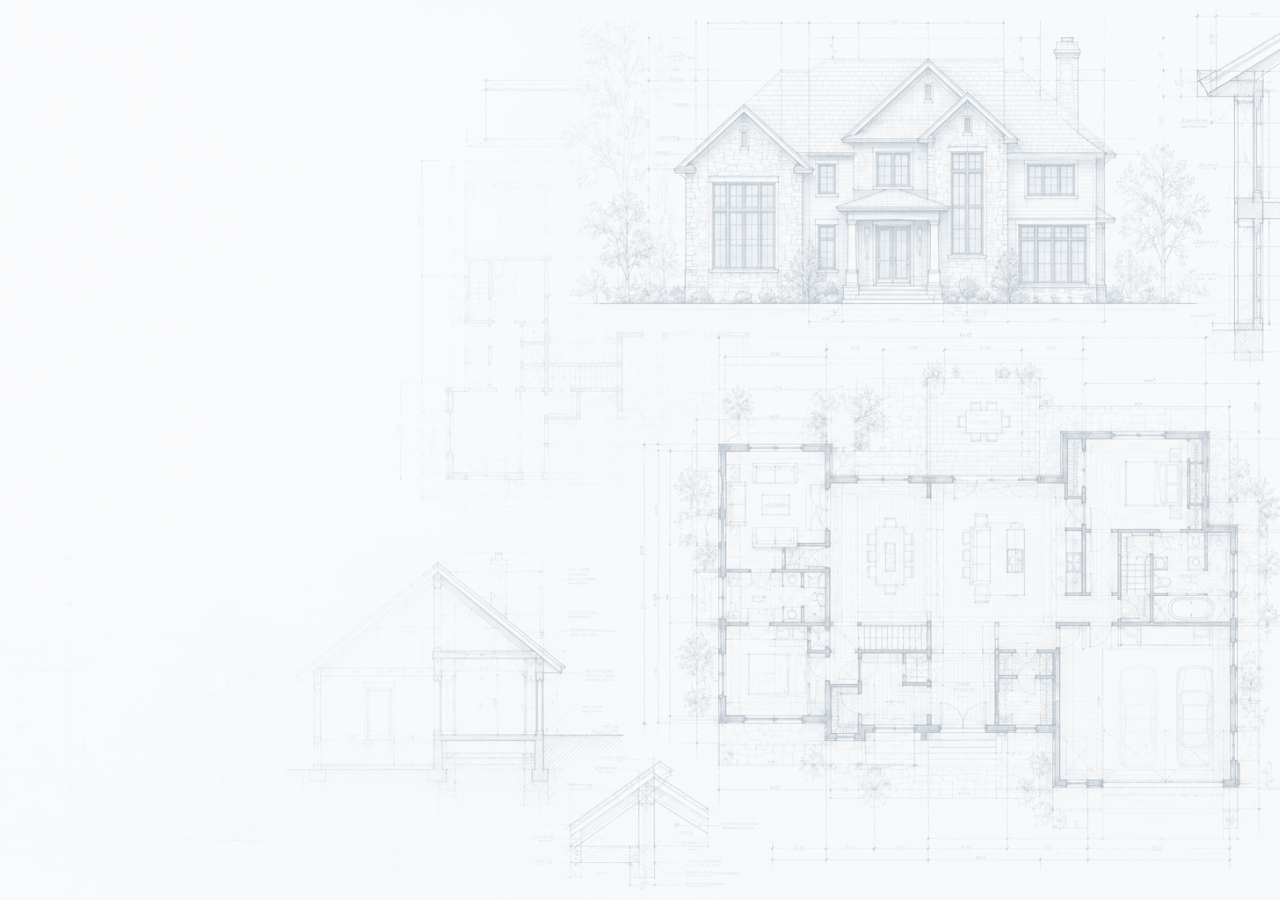
<file: index.html>
<!doctype html>
<html lang="en">
	<head>
		<meta charset="utf-8">
			<meta name="viewport"
			      content="width=device-width,initial-scale=1">
				<title>Plan Set Design</title>
				<meta name="description"
				      content="Residential permit coordination, blueprint analysis, quantity takeoffs, rendering, BIM modeling, and independent client advocacy in the San Francisco Bay Area.">
					<link rel="icon"
					      type="image/svg+xml"
					      href="data:image/svg+xml,%3Csvg xmlns=%27http://www.w3.org/2000/svg%27 viewBox=%270 0 32 32%27%3E%3Crect width=%2732%27 height=%2732%27 fill=%27%23617f96%27/%3E%3Ctext x=%279%27 y=%2724%27 font-family=%27Arial%27 font-size=%2724%27 fill=%27white%27%3EP%3C/text%3E%3C/svg%3E">
						<link rel="stylesheet"
						      href="styles.css">
							<script src="/script.js"
							        defer><
							        script><
							        head><body><header><div
							        class="header-inner">
								<a class="brand"
								   href="/"
								   aria-label="Plan Set Design home">
									<span class="brand-mark">P</span>
									<span>PLAN SET DESIGN<small>PLANNING WITH PURPOSE</small>
									</span>
								</a>
								<button class="menu-button"
								        aria-expanded="false"
								        aria-controls="navigation">Menu</button>
								<nav id="navigation">
									<a href="./"
									   class="active"
									   aria-current="page">Home</a>
									<a href="services/"
									   class="">Services</a>
									<a href="process/"
									   class="">Process</a>
									<a href="portfolio/"
									   class="">Portfolio</a>
									<a href="about/"
									   class="">About Us</a>
									<a href="contact/"
									   class="">Contact Us</a>
								</nav>
								<a class="btn header-cta"
								   href="contact/">Request Consultation</a>
							</div>
						</header>
						<main>
							<section class="hero">
								<div class="container">
									<div class="eyebrow">Residential planning · San Francisco Bay Area</div>
									<h1>Precision planning.<br>Uncompromising<br>
												<em>craftsmanship.</em>
											</h1>
											<p>From first drawings to final details. Permit coordination, pre-construction modeling, and independent advocacy for your home build or renovation.</p>
											<div class="actions">
												<a class="btn"
												   href="contact/">Schedule Pre-Construction Review</a>
												<a class="btn secondary"
												   href="services/">Explore Our Services</a>
											</div>
											<div class="hero-note">PLAN SET DESIGN / YOUR VISION, MADE REAL</div>
										</div>
									</section>
									<section class="section">
										<div class="container">
											<div class="section-head">
												<div>
													<div class="eyebrow">The details make the difference</div>
													<h2>Confidence starts<br>with a better plan.</h2>
													</div>
													<p>We bridge design intent, municipal coordination, and field execution—so you can move forward with a clearer picture.</p>
												</div>
												<div class="pillars">
													<article class="pillar">
														<span class="number">01</span>
														<h3>Technical accuracy</h3>
														<p>Careful quantity takeoffs and coordinated models make project decisions easier to assess.</p>
													</article>
													<article class="pillar">
														<span class="number">02</span>
														<h3>Regulatory coordination</h3>
														<p>Organized submissions, timely follow-ups, and clear correction tracking support the approval process.</p>
													</article>
													<article class="pillar">
														<span class="number">03</span>
														<h3>Independent advocacy</h3>
														<p>An informed voice on your side, with your scope, budget, and architectural vision in view.</p>
													</article>
												</div>
											</div>
										</section>
										<section class="section tint">
											<div class="container">
												<div class="section-head">
													<div>
														<div class="eyebrow">Our capabilities</div>
														<h2>One project. Connected expertise.</h2>
													</div>
													<p>Six services that bring drawings, approvals, quantities, and construction decisions together.</p>
												</div>
												<div class="grid">
													<a class="card"
													   href="services/#permit-processing">
														<span class="number">01 / SERVICE</span>
														<h3>Permit Processing</h3>
														<p>Municipal coordination, from first submission to final corrections.</p>
														<span class="link">Explore the service</span>
													</a>
													<a class="card"
													   href="services/#blueprint-analysis">
														<span class="number">02 / SERVICE</span>
														<h3>Blueprint Reading & Analysis</h3>
														<p>Understand the drawings before work begins.</p>
														<span class="link">Explore the service</span>
													</a>
													<a class="card"
													   href="services/#quantity-takeoff">
														<span class="number">03 / SERVICE</span>
														<h3>Quantity Takeoff & Estimating</h3>
														<p>See the quantities behind the budget.</p>
														<span class="link">Explore the service</span>
													</a>
													<a class="card"
													   href="services/#3d-rendering">
														<span class="number">04 / SERVICE</span>
														<h3>3D Architectural Rendering</h3>
														<p>Explore the space before you commit.</p>
														<span class="link">Explore the service</span>
													</a>
													<a class="card"
													   href="services/#bim-modeling">
														<span class="number">05 / SERVICE</span>
														<h3>BIM Modeling & Coordination</h3>
														<p>Resolve spatial conflicts on screen.</p>
														<span class="link">Explore the service</span>
													</a>
													<a class="card"
													   href="services/#client-advocacy">
														<span class="number">06 / SERVICE</span>
														<h3>Client Advocacy & Construction Oversight</h3>
														<p>Your interests, represented in the field.</p>
														<span class="link">Explore the service</span>
													</a>
												</div>
											</div>
										</section>
										<section class="section">
											<div class="container">
												<div class="eyebrow">A considered sequence</div>
												<h2>Four phases. A clear path forward.</h2>
												<div class="steps">
													<article class="step">
														<span class="number">PHASE 01</span>
														<h3>Discovery & Technical Audit</h3>
														<p>Start with the site, the scope, and your vision.</p>
													</article>
													<article class="step">
														<span class="number">PHASE 02</span>
														<h3>Virtual Pre-Construction</h3>
														<p>Make key decisions before work begins.</p>
													</article>
													<article class="step">
														<span class="number">PHASE 03</span>
														<h3>Permitting & Procurement</h3>
														<p>Organize approvals and compare the right scopes.</p>
													</article>
													<article class="step">
														<span class="number">PHASE 04</span>
														<h3>Execution & Advocacy</h3>
														<p>Stay informed through the final walkthrough.</p>
													</article>
												</div>
												<div class="actions">
													<a class="btn secondary"
													   href="process/">See Our Process</a>
												</div>
											</div>
										</section>
										<section class="cta">
											<div class="container">
												<div>
													<div class="eyebrow">Let’s talk about your project</div>
													<h2>Start on solid ground.</h2>
													<p>Your ideas. A considered plan. A clear next step.</p>
												</div>
												<a class="btn"
												   href="contact/">Request Consultation</a>
											</div>
										</section>
									</main>
									<footer>
										<div class="container footer-inner">
											<div class="brand">PLAN SET DESIGN</div>
											<p>Residential planning & client advocacy<br>San Francisco Bay Area</p>
												<div class="footer-links">
													<a href="services/">Services</a>
													<a href="contact/">Contact</a>
													<span>© 2026 Plan Set Design</span>
												</div>
											</div>
										</footer>
									</body>
								</html>
</file>
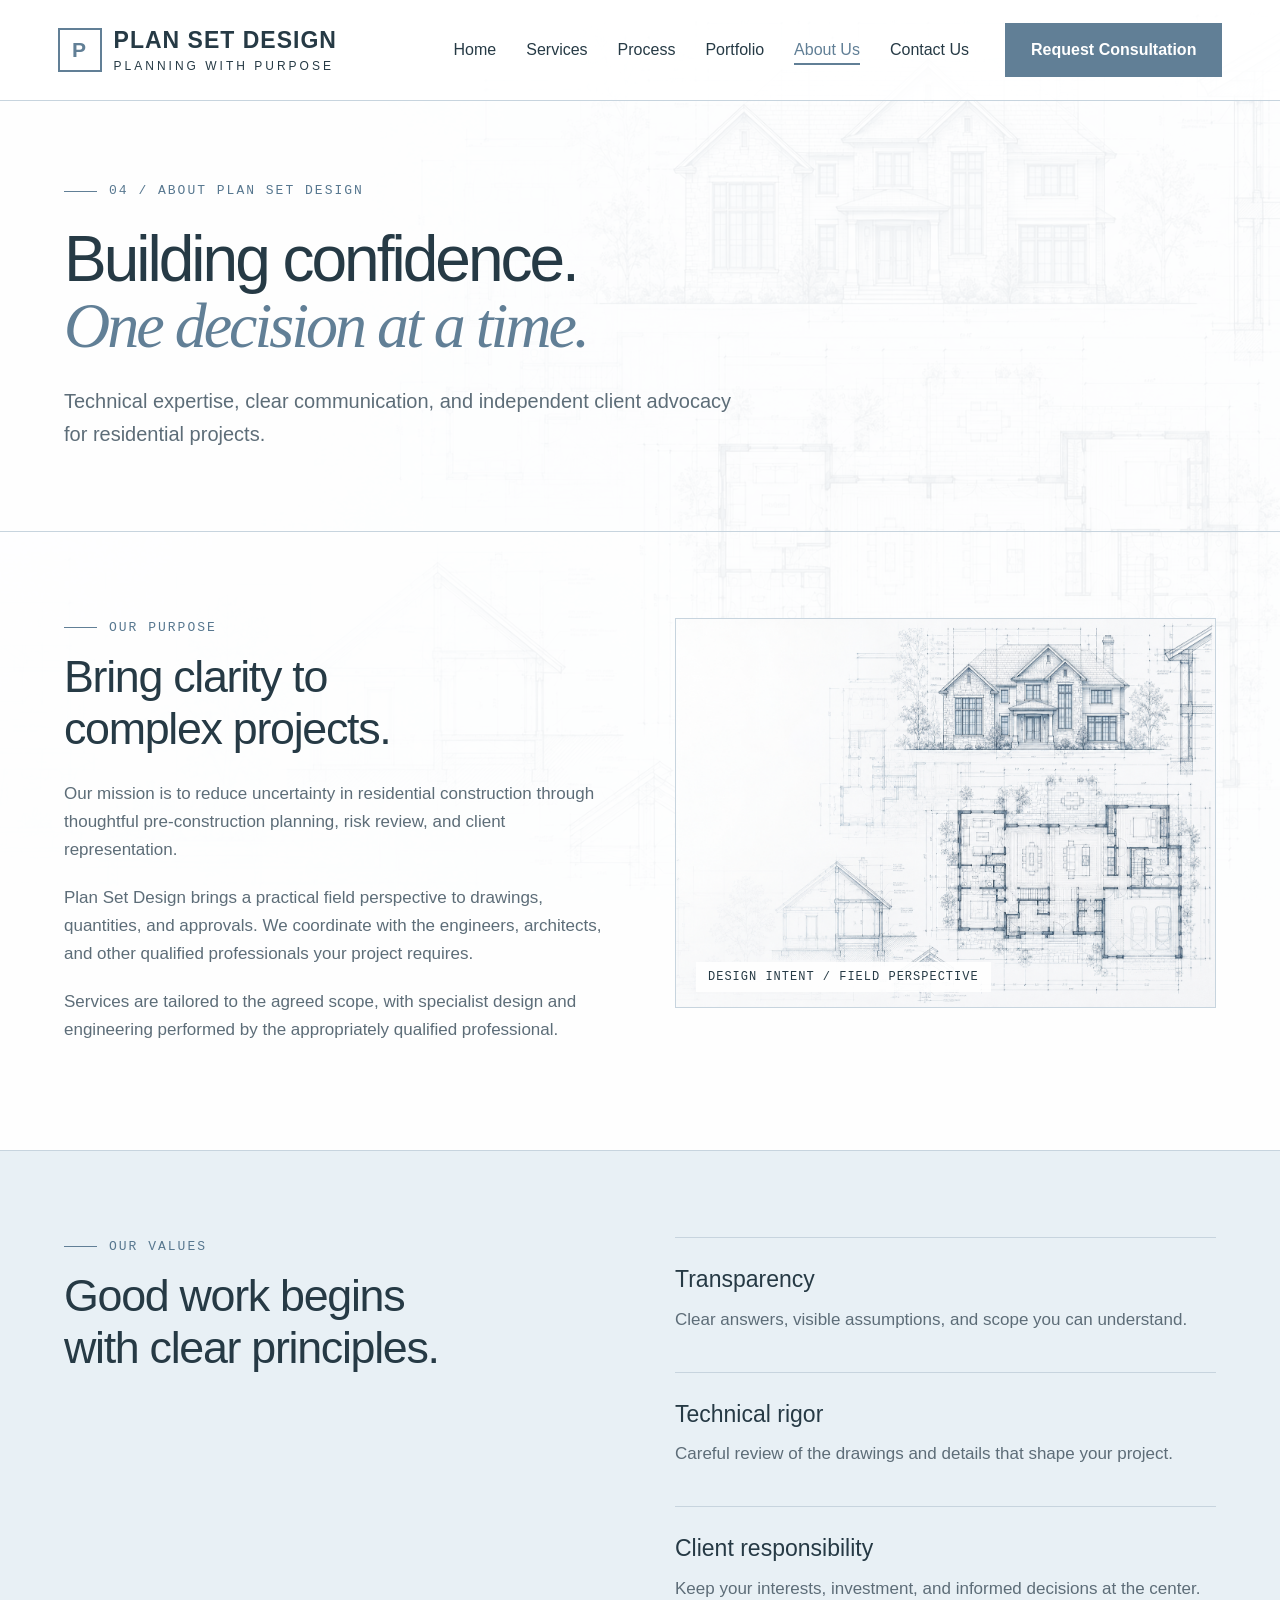
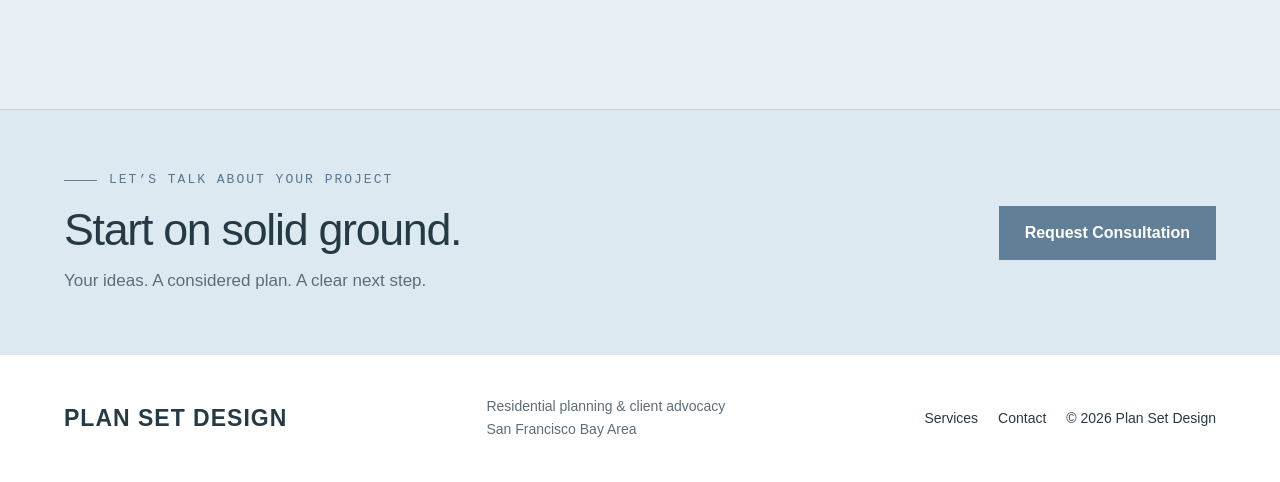
<file: about/index.html>
<!doctype html><html lang="en"><head><meta charset="utf-8"><meta name="viewport" content="width=device-width,initial-scale=1"><title>About Us | Plan Set Design</title><meta name="description" content="Residential permit coordination, blueprint analysis, quantity takeoffs, rendering, BIM modeling, and independent client advocacy in the San Francisco Bay Area."><link rel="icon" type="image/svg+xml" href="data:image/svg+xml,%3Csvg xmlns=%27http://www.w3.org/2000/svg%27 viewBox=%270 0 32 32%27%3E%3Crect width=%2732%27 height=%2732%27 fill=%27%23617f96%27/%3E%3Ctext x=%279%27 y=%2724%27 font-family=%27Arial%27 font-size=%2724%27 fill=%27white%27%3EP%3C/text%3E%3C/svg%3E"><link rel="stylesheet" href="/styles.css"><script src="/script.js" defer></script></head><body><header><div class="header-inner"><a class="brand" href="/" aria-label="Plan Set Design home"><span class="brand-mark">P</span><span>PLAN SET DESIGN<small>PLANNING WITH PURPOSE</small></span></a><button class="menu-button" aria-expanded="false" aria-controls="navigation">Menu</button><nav id="navigation"><a href="/" class="">Home</a><a href="/services/" class="">Services</a><a href="/process/" class="">Process</a><a href="/portfolio/" class="">Portfolio</a><a href="/about/" class="active" aria-current="page">About Us</a><a href="/contact/" class="">Contact Us</a></nav><a class="btn header-cta" href="/contact/">Request Consultation</a></div></header><main><section class="page-hero"><div class="container"><div class="eyebrow">04 / About Plan Set Design</div><h1>Building confidence.<br><em>One decision at a time.</em></h1><p>Technical expertise, clear communication, and independent client advocacy for residential projects.</p></div></section><section class="section"><div class="container split"><div><div class="eyebrow">Our purpose</div><h2>Bring clarity to<br>complex projects.</h2><p>Our mission is to reduce uncertainty in residential construction through thoughtful pre-construction planning, risk review, and client representation.</p><p>Plan Set Design brings a practical field perspective to drawings, quantities, and approvals. We coordinate with the engineers, architects, and other qualified professionals your project requires.</p><p>Services are tailored to the agreed scope, with specialist design and engineering performed by the appropriately qualified professional.</p></div><div class="drawing" role="img" aria-label="Residential plan and elevation sketch"><span class="drawing-label">DESIGN INTENT / FIELD PERSPECTIVE</span></div></div></section><section class="section tint"><div class="container split"><div><div class="eyebrow">Our values</div><h2>Good work begins<br>with clear principles.</h2></div><div class="values"><article><h3>Transparency</h3><p>Clear answers, visible assumptions, and scope you can understand.</p></article><article><h3>Technical rigor</h3><p>Careful review of the drawings and details that shape your project.</p></article><article><h3>Client responsibility</h3><p>Keep your interests, investment, and informed decisions at the center.</p></article></div></div></section><section class="cta"><div class="container"><div><div class="eyebrow">Let’s talk about your project</div><h2>Start on solid ground.</h2><p>Your ideas. A considered plan. A clear next step.</p></div><a class="btn" href="/contact/">Request Consultation</a></div></section></main><footer><div class="container footer-inner"><div class="brand">PLAN SET DESIGN</div><p>Residential planning & client advocacy<br>San Francisco Bay Area</p><div class="footer-links"><a href="/services/">Services</a><a href="/contact/">Contact</a><span>© 2026 Plan Set Design</span></div></div></footer></body></html>
</file>
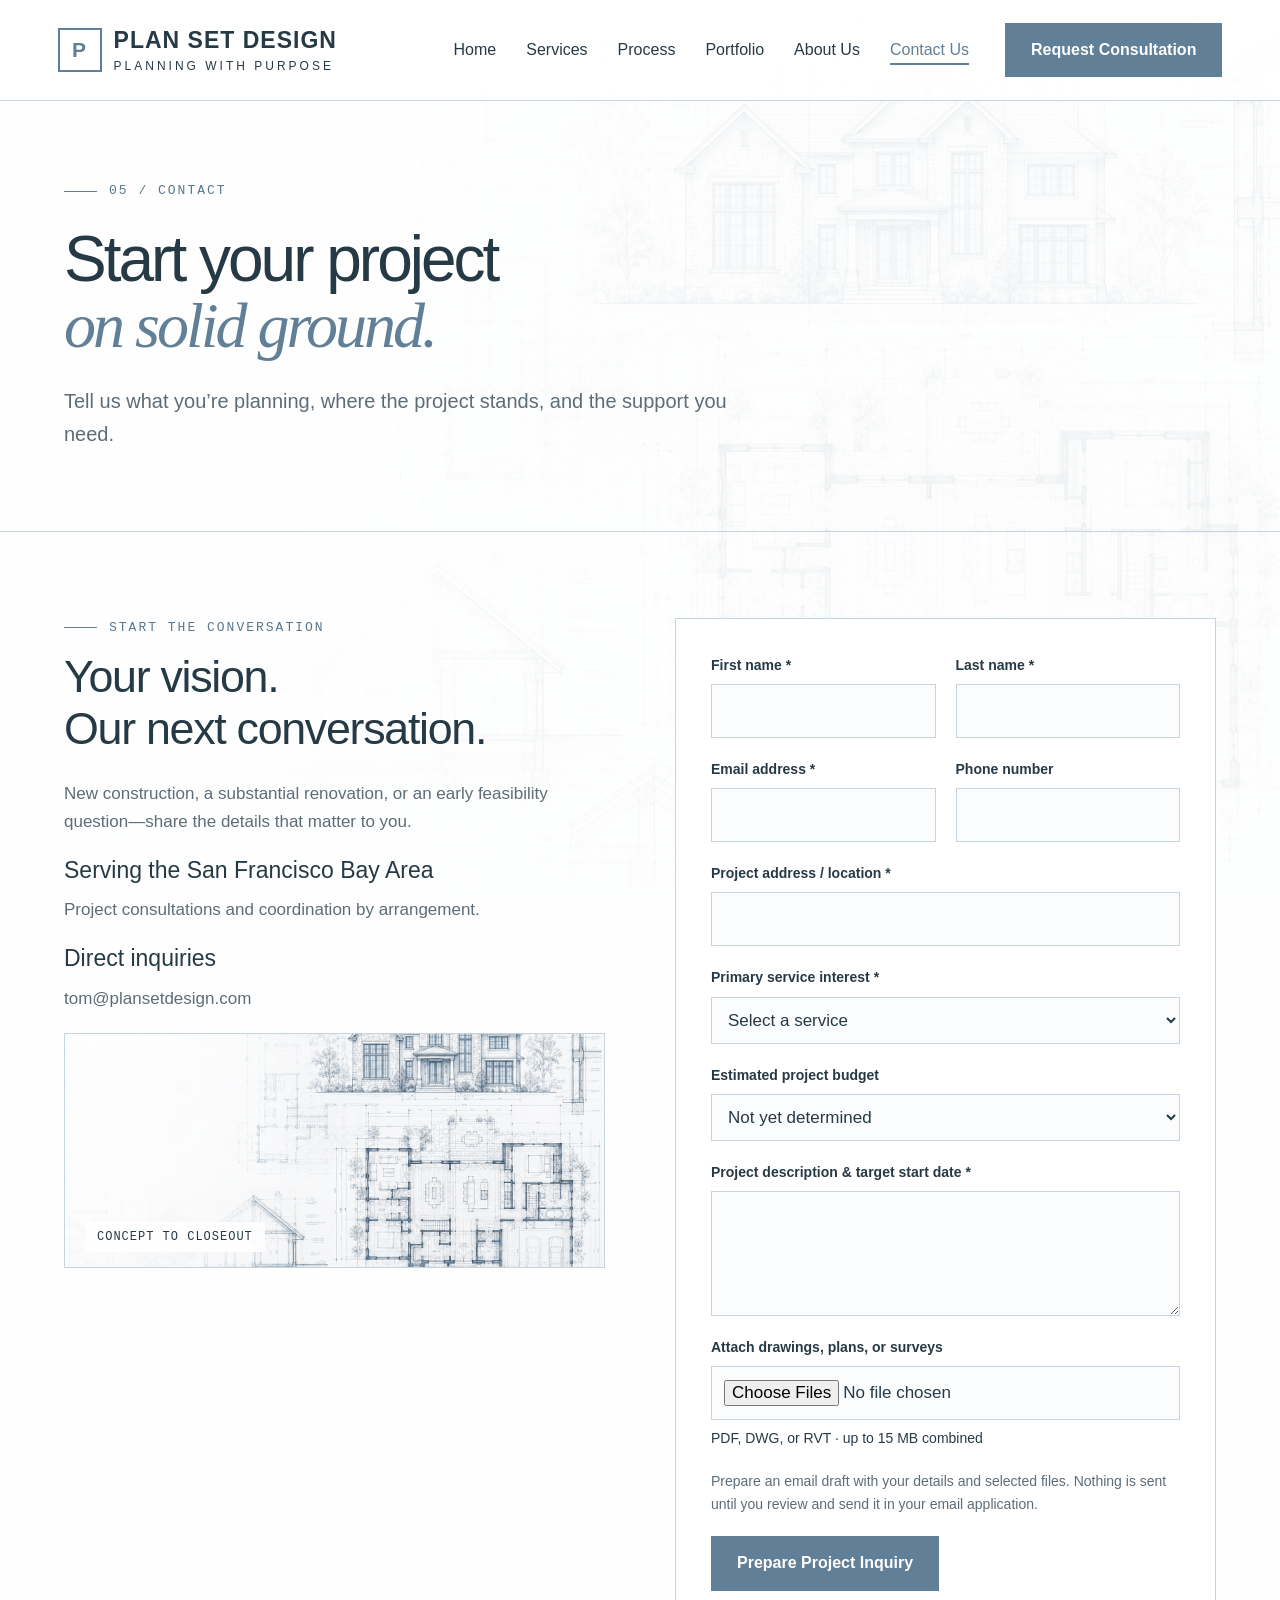
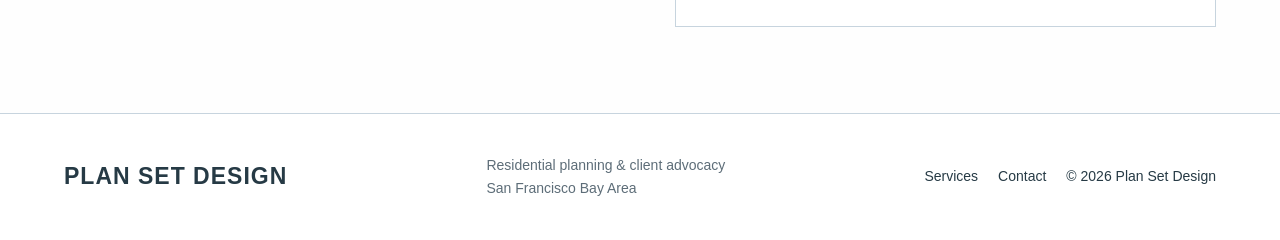
<file: contact/index.html>
<!doctype html><html lang="en"><head><meta charset="utf-8"><meta name="viewport" content="width=device-width,initial-scale=1"><title>Contact Us | Plan Set Design</title><meta name="description" content="Residential permit coordination, blueprint analysis, quantity takeoffs, rendering, BIM modeling, and independent client advocacy in the San Francisco Bay Area."><link rel="icon" type="image/svg+xml" href="data:image/svg+xml,%3Csvg xmlns=%27http://www.w3.org/2000/svg%27 viewBox=%270 0 32 32%27%3E%3Crect width=%2732%27 height=%2732%27 fill=%27%23617f96%27/%3E%3Ctext x=%279%27 y=%2724%27 font-family=%27Arial%27 font-size=%2724%27 fill=%27white%27%3EP%3C/text%3E%3C/svg%3E"><link rel="stylesheet" href="/styles.css"><script src="/script.js" defer></script></head><body><header><div class="header-inner"><a class="brand" href="/" aria-label="Plan Set Design home"><span class="brand-mark">P</span><span>PLAN SET DESIGN<small>PLANNING WITH PURPOSE</small></span></a><button class="menu-button" aria-expanded="false" aria-controls="navigation">Menu</button><nav id="navigation"><a href="/" class="">Home</a><a href="/services/" class="">Services</a><a href="/process/" class="">Process</a><a href="/portfolio/" class="">Portfolio</a><a href="/about/" class="">About Us</a><a href="/contact/" class="active" aria-current="page">Contact Us</a></nav><a class="btn header-cta" href="/contact/">Request Consultation</a></div></header><main><section class="page-hero"><div class="container"><div class="eyebrow">05 / Contact</div><h1>Start your project<br><em>on solid ground.</em></h1><p>Tell us what you’re planning, where the project stands, and the support you need.</p></div></section><section class="section"><div class="container split"><div><div class="eyebrow">Start the conversation</div><h2>Your vision.<br>Our next conversation.</h2><p>New construction, a substantial renovation, or an early feasibility question—share the details that matter to you.</p><h3>Serving the San Francisco Bay Area</h3><p>Project consultations and coordination by arrangement.</p><h3>Direct inquiries</h3><p><a href="mailto:tom@plansetdesign.com">tom@plansetdesign.com</a></p><div class="drawing" style="min-height:235px" role="img" aria-label="Architectural schematic sketch"><span class="drawing-label">CONCEPT TO CLOSEOUT</span></div></div><div class="form-card"><form id="inquiry"><div class="form-grid"><div class="field"><label for="first">First name *</label><input id="first" name="First name" autocomplete="given-name" required></div><div class="field"><label for="last">Last name *</label><input id="last" name="Last name" autocomplete="family-name" required></div><div class="field"><label for="email">Email address *</label><input id="email" name="Email" type="email" autocomplete="email" required></div><div class="field"><label for="phone">Phone number</label><input id="phone" name="Phone" type="tel" autocomplete="tel"></div><div class="field full"><label for="location">Project address / location *</label><input id="location" name="Project location" autocomplete="street-address" required></div><div class="field full"><label for="service">Primary service interest *</label><select id="service" name="Service" required><option value="">Select a service</option><option value="permit-processing">Permit Processing</option><option value="blueprint-analysis">Blueprint Reading & Analysis</option><option value="quantity-takeoff">Quantity Takeoff & Estimating</option><option value="3d-rendering">3D Architectural Rendering</option><option value="bim-modeling">BIM Modeling & Coordination</option><option value="client-advocacy">Client Advocacy & Construction Oversight</option><option value="integrated">Full Integrated Pre-Con Services</option></select></div><div class="field full"><label for="budget">Estimated project budget</label><select id="budget" name="Budget"><option>Not yet determined</option><option>$250k – $500k</option><option>$500k – $1M</option><option>$1M – $3M</option><option>$3M+</option></select></div><div class="field full"><label for="description">Project description & target start date *</label><textarea id="description" name="Project description" required></textarea></div><div class="field full"><label for="drawings">Attach drawings, plans, or surveys</label><input id="drawings" type="file" accept=".pdf,.dwg,.rvt" multiple><span class="form-note" style="margin:0">PDF, DWG, or RVT · up to 15 MB combined</span></div></div><p class="form-note">Prepare an email draft with your details and selected files. Nothing is sent until you review and send it in your email application.</p><button class="btn" type="submit">Prepare Project Inquiry</button><div id="form-result" hidden role="status" tabindex="-1"></div></form></div></div></section></main><footer><div class="container footer-inner"><div class="brand">PLAN SET DESIGN</div><p>Residential planning & client advocacy<br>San Francisco Bay Area</p><div class="footer-links"><a href="/services/">Services</a><a href="/contact/">Contact</a><span>© 2026 Plan Set Design</span></div></div></footer></body></html>
</file>
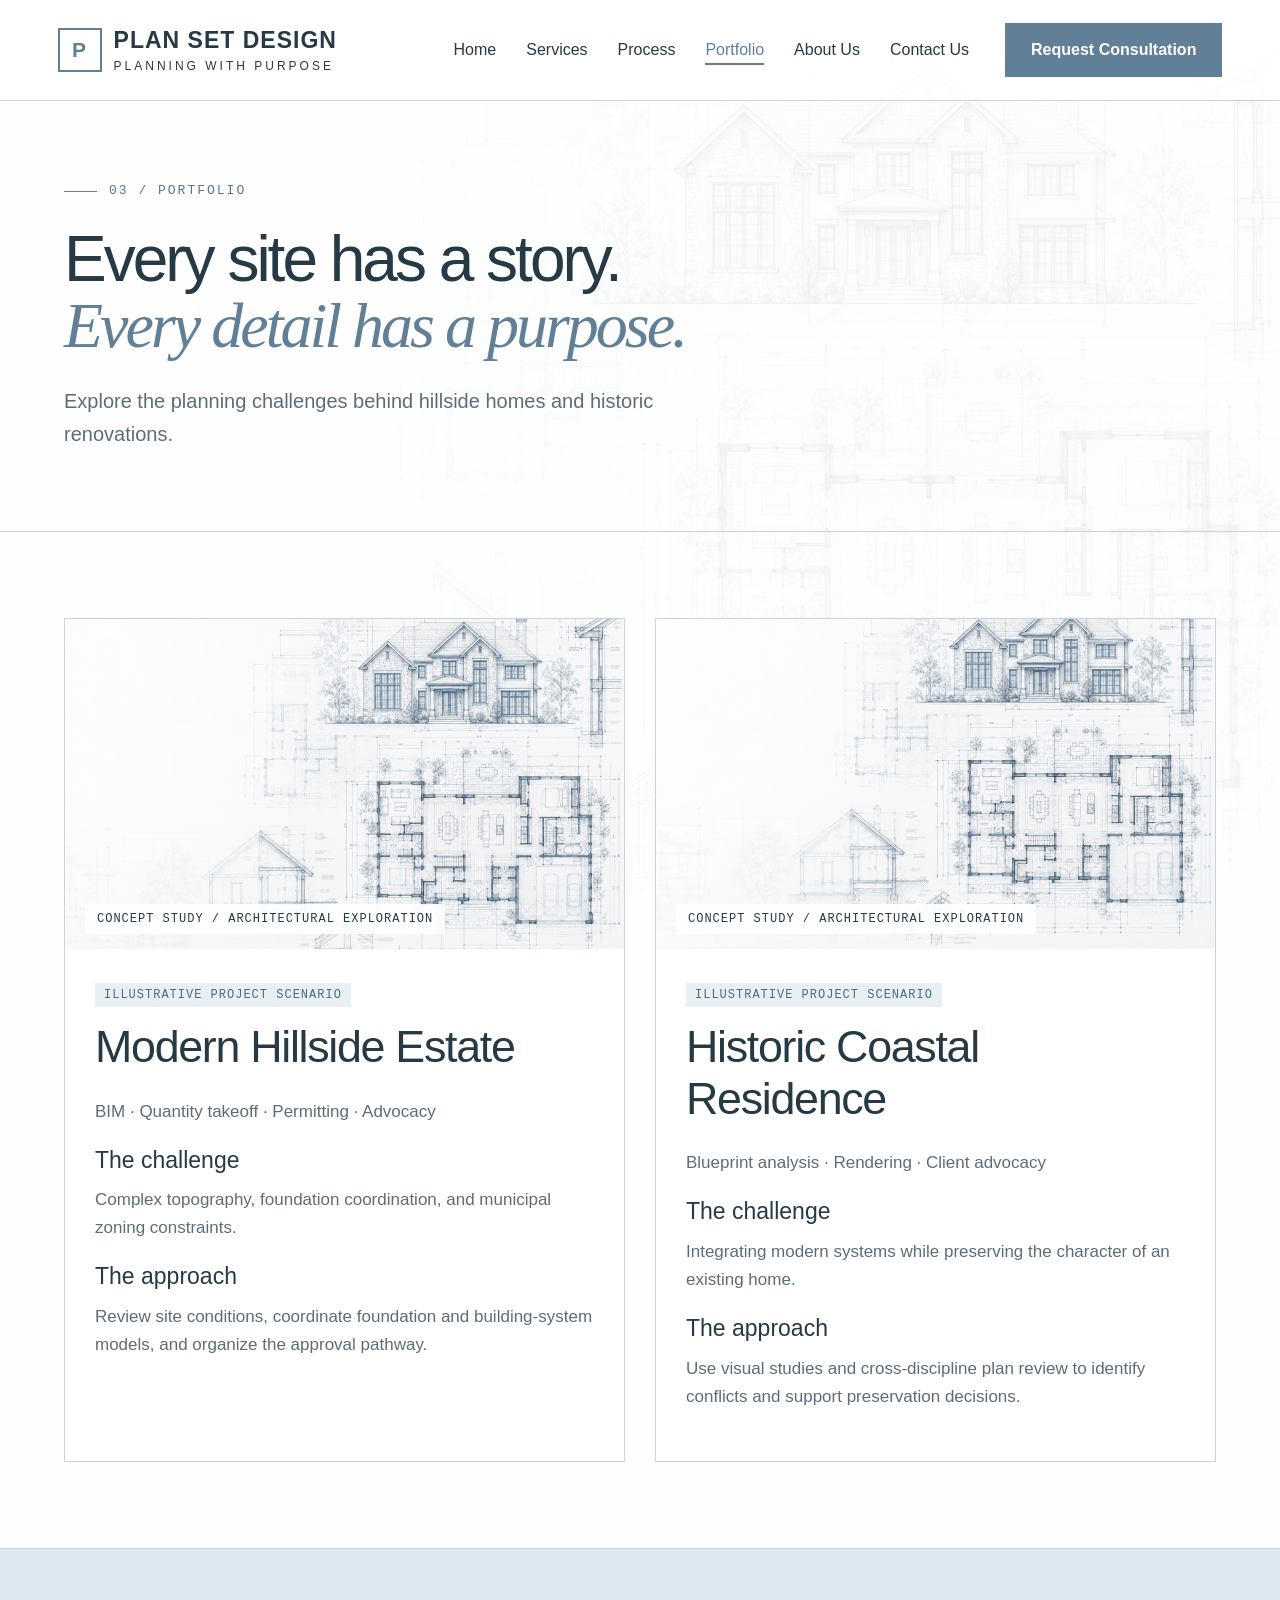
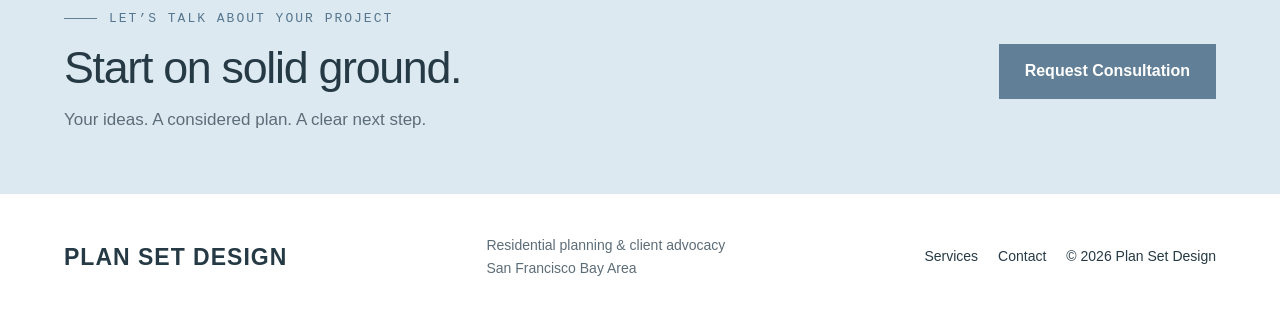
<file: portfolio/index.html>
<!doctype html><html lang="en"><head><meta charset="utf-8"><meta name="viewport" content="width=device-width,initial-scale=1"><title>Portfolio | Plan Set Design</title><meta name="description" content="Residential permit coordination, blueprint analysis, quantity takeoffs, rendering, BIM modeling, and independent client advocacy in the San Francisco Bay Area."><link rel="icon" type="image/svg+xml" href="data:image/svg+xml,%3Csvg xmlns=%27http://www.w3.org/2000/svg%27 viewBox=%270 0 32 32%27%3E%3Crect width=%2732%27 height=%2732%27 fill=%27%23617f96%27/%3E%3Ctext x=%279%27 y=%2724%27 font-family=%27Arial%27 font-size=%2724%27 fill=%27white%27%3EP%3C/text%3E%3C/svg%3E"><link rel="stylesheet" href="/styles.css"><script src="/script.js" defer></script></head><body><header><div class="header-inner"><a class="brand" href="/" aria-label="Plan Set Design home"><span class="brand-mark">P</span><span>PLAN SET DESIGN<small>PLANNING WITH PURPOSE</small></span></a><button class="menu-button" aria-expanded="false" aria-controls="navigation">Menu</button><nav id="navigation"><a href="/" class="">Home</a><a href="/services/" class="">Services</a><a href="/process/" class="">Process</a><a href="/portfolio/" class="active" aria-current="page">Portfolio</a><a href="/about/" class="">About Us</a><a href="/contact/" class="">Contact Us</a></nav><a class="btn header-cta" href="/contact/">Request Consultation</a></div></header><main><section class="page-hero"><div class="container"><div class="eyebrow">03 / Portfolio</div><h1>Every site has a story.<br><em>Every detail has a purpose.</em></h1><p>Explore the planning challenges behind hillside homes and historic renovations.</p></div></section><section class="section"><div class="container"><div class="portfolio-grid"><article class="portfolio-card"><div class="drawing" role="img" aria-label="Illustrative residential architectural drawing"><span class="drawing-label">CONCEPT STUDY / ARCHITECTURAL EXPLORATION</span></div><div class="portfolio-copy"><span class="tag">ILLUSTRATIVE PROJECT SCENARIO</span><h2>Modern Hillside Estate</h2><p>BIM · Quantity takeoff · Permitting · Advocacy</p><h3>The challenge</h3><p>Complex topography, foundation coordination, and municipal zoning constraints.</p><h3>The approach</h3><p>Review site conditions, coordinate foundation and building-system models, and organize the approval pathway.</p></div></article><article class="portfolio-card"><div class="drawing" role="img" aria-label="Illustrative residential architectural drawing"><span class="drawing-label">CONCEPT STUDY / ARCHITECTURAL EXPLORATION</span></div><div class="portfolio-copy"><span class="tag">ILLUSTRATIVE PROJECT SCENARIO</span><h2>Historic Coastal Residence</h2><p>Blueprint analysis · Rendering · Client advocacy</p><h3>The challenge</h3><p>Integrating modern systems while preserving the character of an existing home.</p><h3>The approach</h3><p>Use visual studies and cross-discipline plan review to identify conflicts and support preservation decisions.</p></div></article></div></div></section><section class="cta"><div class="container"><div><div class="eyebrow">Let’s talk about your project</div><h2>Start on solid ground.</h2><p>Your ideas. A considered plan. A clear next step.</p></div><a class="btn" href="/contact/">Request Consultation</a></div></section></main><footer><div class="container footer-inner"><div class="brand">PLAN SET DESIGN</div><p>Residential planning & client advocacy<br>San Francisco Bay Area</p><div class="footer-links"><a href="/services/">Services</a><a href="/contact/">Contact</a><span>© 2026 Plan Set Design</span></div></div></footer></body></html>
</file>
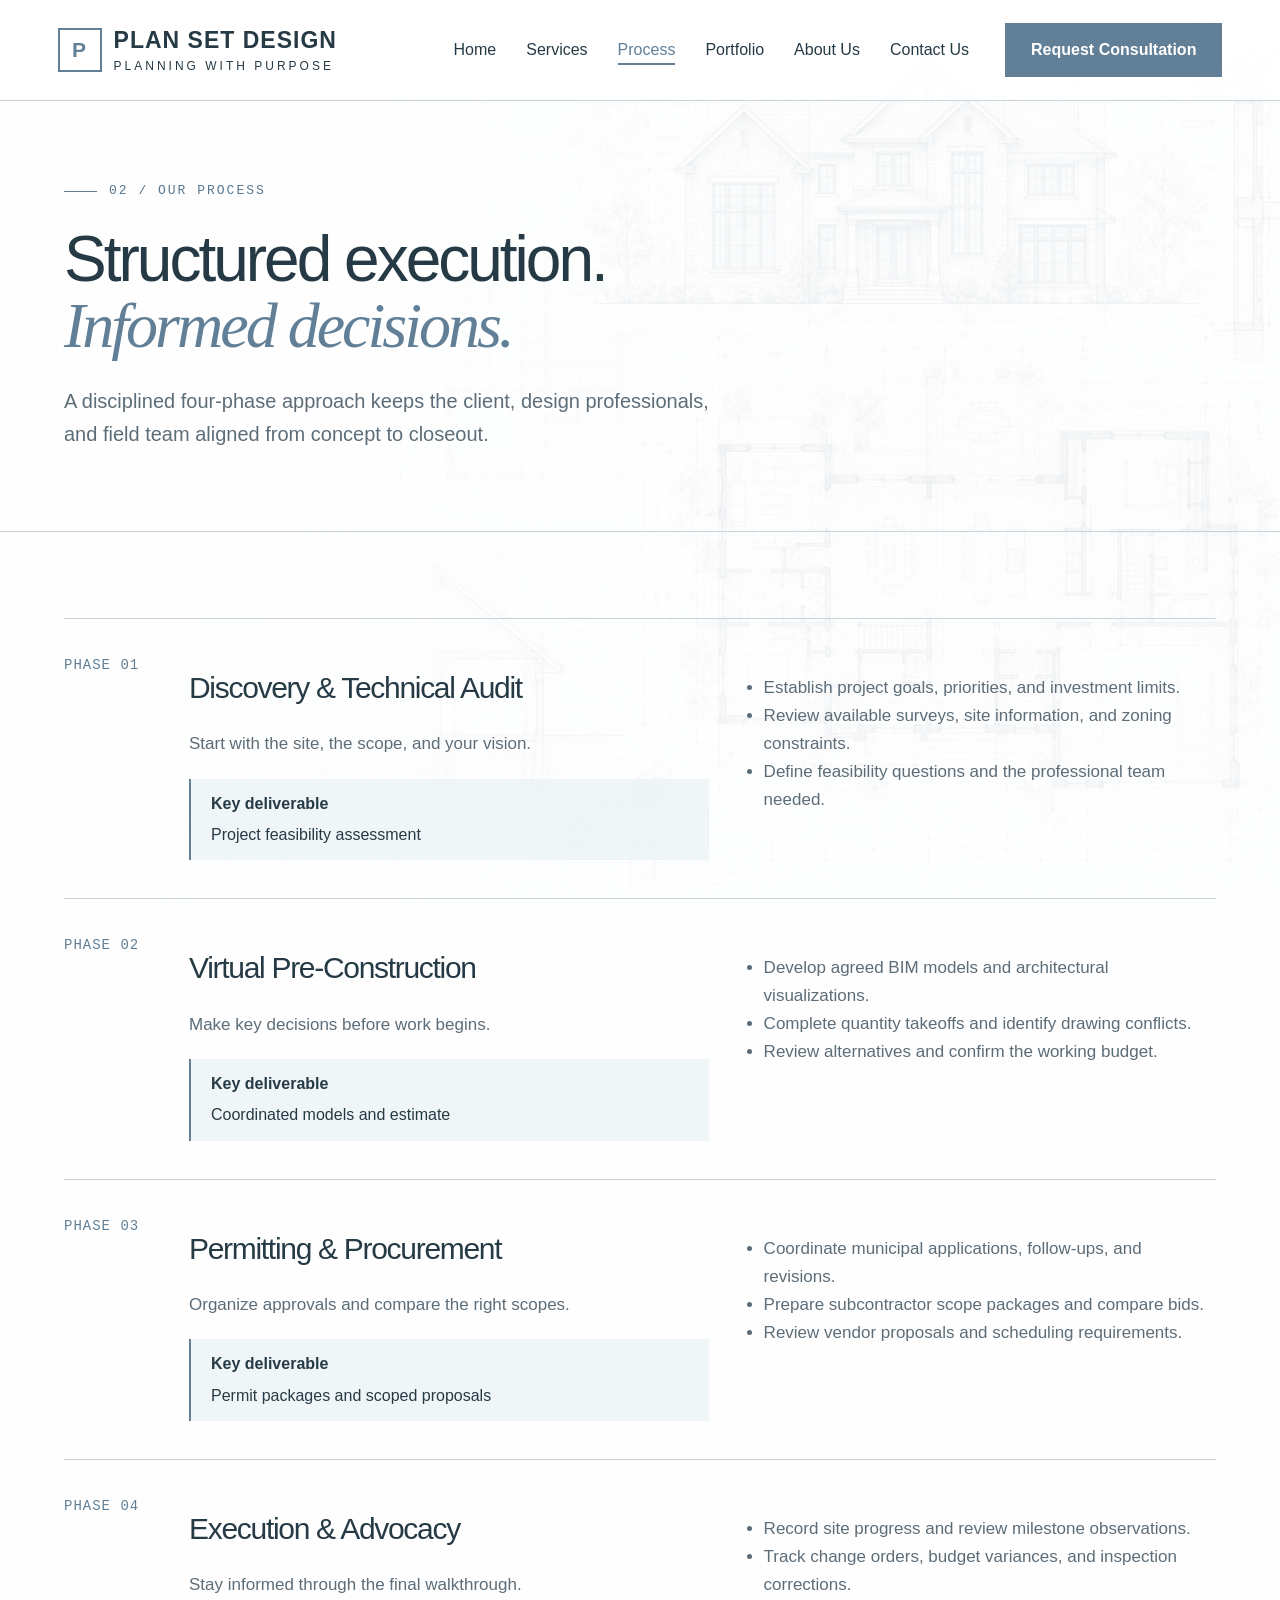
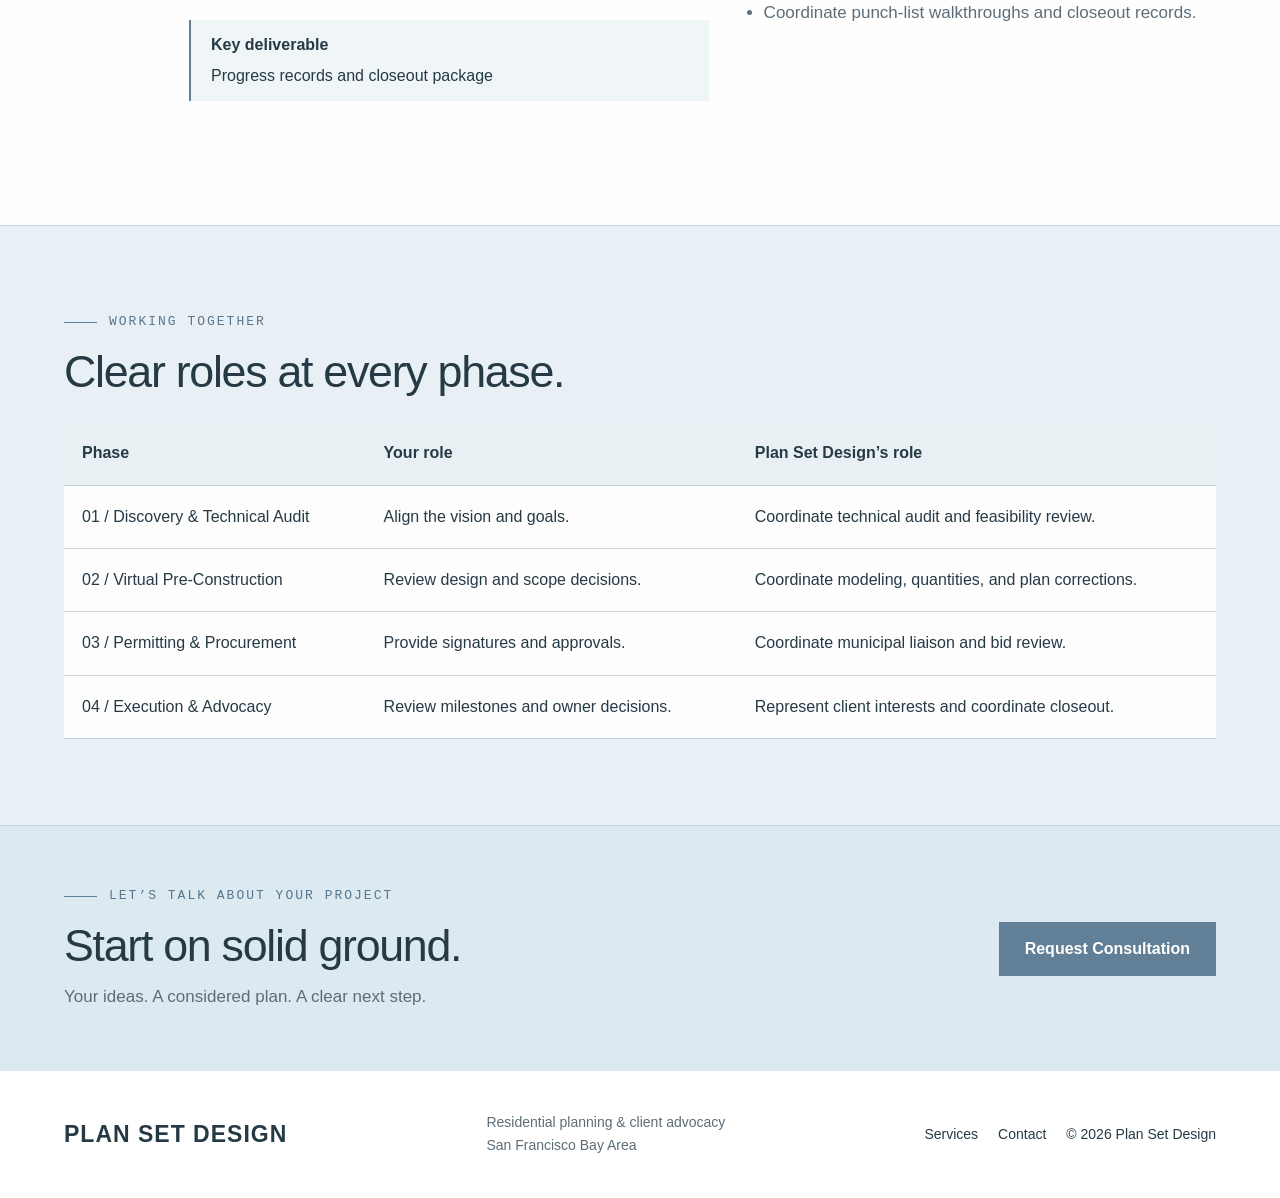
<file: process/index.html>
<!doctype html><html lang="en"><head><meta charset="utf-8"><meta name="viewport" content="width=device-width,initial-scale=1"><title>Process | Plan Set Design</title><meta name="description" content="Residential permit coordination, blueprint analysis, quantity takeoffs, rendering, BIM modeling, and independent client advocacy in the San Francisco Bay Area."><link rel="icon" type="image/svg+xml" href="data:image/svg+xml,%3Csvg xmlns=%27http://www.w3.org/2000/svg%27 viewBox=%270 0 32 32%27%3E%3Crect width=%2732%27 height=%2732%27 fill=%27%23617f96%27/%3E%3Ctext x=%279%27 y=%2724%27 font-family=%27Arial%27 font-size=%2724%27 fill=%27white%27%3EP%3C/text%3E%3C/svg%3E"><link rel="stylesheet" href="/styles.css"><script src="/script.js" defer></script></head><body><header><div class="header-inner"><a class="brand" href="/" aria-label="Plan Set Design home"><span class="brand-mark">P</span><span>PLAN SET DESIGN<small>PLANNING WITH PURPOSE</small></span></a><button class="menu-button" aria-expanded="false" aria-controls="navigation">Menu</button><nav id="navigation"><a href="/" class="">Home</a><a href="/services/" class="">Services</a><a href="/process/" class="active" aria-current="page">Process</a><a href="/portfolio/" class="">Portfolio</a><a href="/about/" class="">About Us</a><a href="/contact/" class="">Contact Us</a></nav><a class="btn header-cta" href="/contact/">Request Consultation</a></div></header><main><section class="page-hero"><div class="container"><div class="eyebrow">02 / Our process</div><h1>Structured execution.<br><em>Informed decisions.</em></h1><p>A disciplined four-phase approach keeps the client, design professionals, and field team aligned from concept to closeout.</p></div></section><section class="section"><div class="container"><article class="process-row"><span class="number">PHASE 01</span><div><h2>Discovery & Technical Audit</h2><p>Start with the site, the scope, and your vision.</p><div class="deliverable"><strong>Key deliverable</strong>Project feasibility assessment</div></div><ul><li>Establish project goals, priorities, and investment limits.</li><li>Review available surveys, site information, and zoning constraints.</li><li>Define feasibility questions and the professional team needed.</li></ul></article><article class="process-row"><span class="number">PHASE 02</span><div><h2>Virtual Pre-Construction</h2><p>Make key decisions before work begins.</p><div class="deliverable"><strong>Key deliverable</strong>Coordinated models and estimate</div></div><ul><li>Develop agreed BIM models and architectural visualizations.</li><li>Complete quantity takeoffs and identify drawing conflicts.</li><li>Review alternatives and confirm the working budget.</li></ul></article><article class="process-row"><span class="number">PHASE 03</span><div><h2>Permitting & Procurement</h2><p>Organize approvals and compare the right scopes.</p><div class="deliverable"><strong>Key deliverable</strong>Permit packages and scoped proposals</div></div><ul><li>Coordinate municipal applications, follow-ups, and revisions.</li><li>Prepare subcontractor scope packages and compare bids.</li><li>Review vendor proposals and scheduling requirements.</li></ul></article><article class="process-row"><span class="number">PHASE 04</span><div><h2>Execution & Advocacy</h2><p>Stay informed through the final walkthrough.</p><div class="deliverable"><strong>Key deliverable</strong>Progress records and closeout package</div></div><ul><li>Record site progress and review milestone observations.</li><li>Track change orders, budget variances, and inspection corrections.</li><li>Coordinate punch-list walkthroughs and closeout records.</li></ul></article></div></section><section class="section tint"><div class="container"><div class="eyebrow">Working together</div><h2>Clear roles at every phase.</h2><div class="scroll-table"><table><thead><tr><th>Phase</th><th>Your role</th><th>Plan Set Design’s role</th></tr></thead><tbody><tr><td>01 / Discovery & Technical Audit</td><td>Align the vision and goals.</td><td>Coordinate technical audit and feasibility review.</td></tr><tr><td>02 / Virtual Pre-Construction</td><td>Review design and scope decisions.</td><td>Coordinate modeling, quantities, and plan corrections.</td></tr><tr><td>03 / Permitting & Procurement</td><td>Provide signatures and approvals.</td><td>Coordinate municipal liaison and bid review.</td></tr><tr><td>04 / Execution & Advocacy</td><td>Review milestones and owner decisions.</td><td>Represent client interests and coordinate closeout.</td></tr></tbody></table></div></div></section><section class="cta"><div class="container"><div><div class="eyebrow">Let’s talk about your project</div><h2>Start on solid ground.</h2><p>Your ideas. A considered plan. A clear next step.</p></div><a class="btn" href="/contact/">Request Consultation</a></div></section></main><footer><div class="container footer-inner"><div class="brand">PLAN SET DESIGN</div><p>Residential planning & client advocacy<br>San Francisco Bay Area</p><div class="footer-links"><a href="/services/">Services</a><a href="/contact/">Contact</a><span>© 2026 Plan Set Design</span></div></div></footer></body></html>
</file>
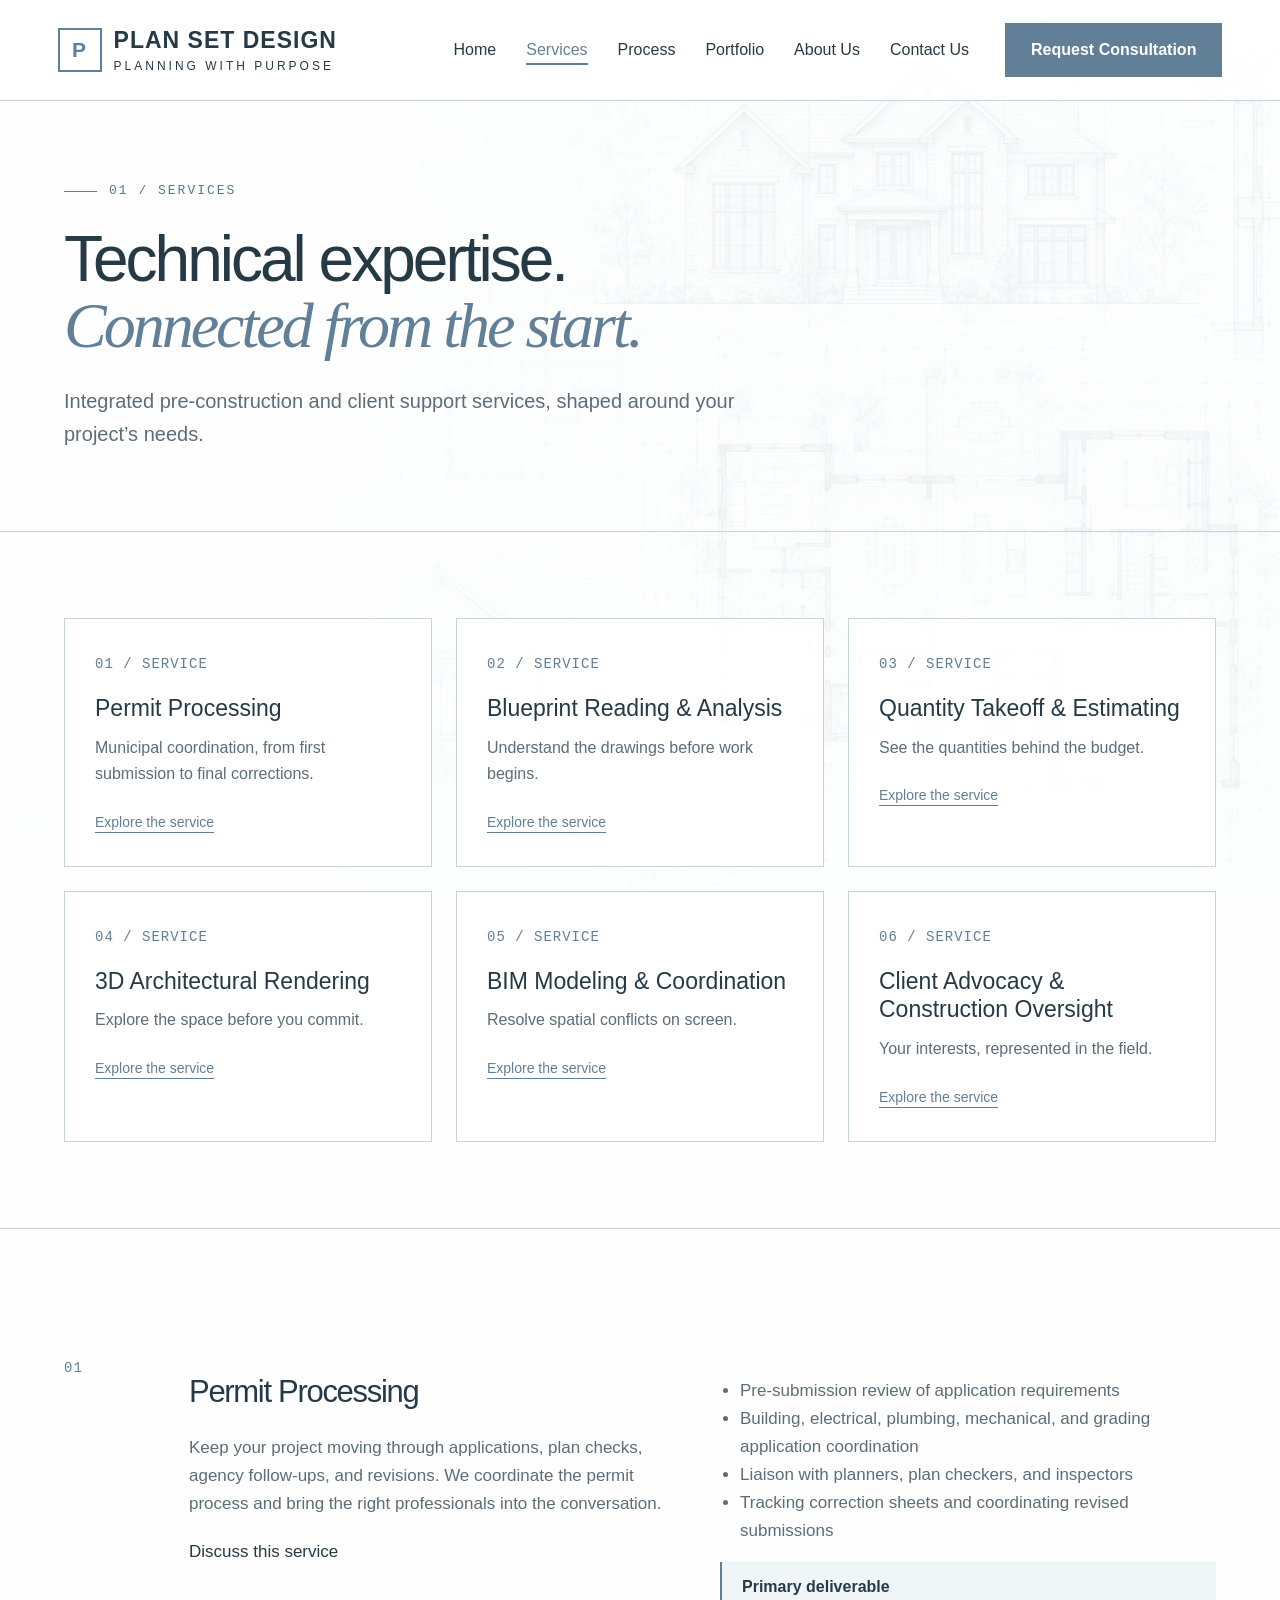
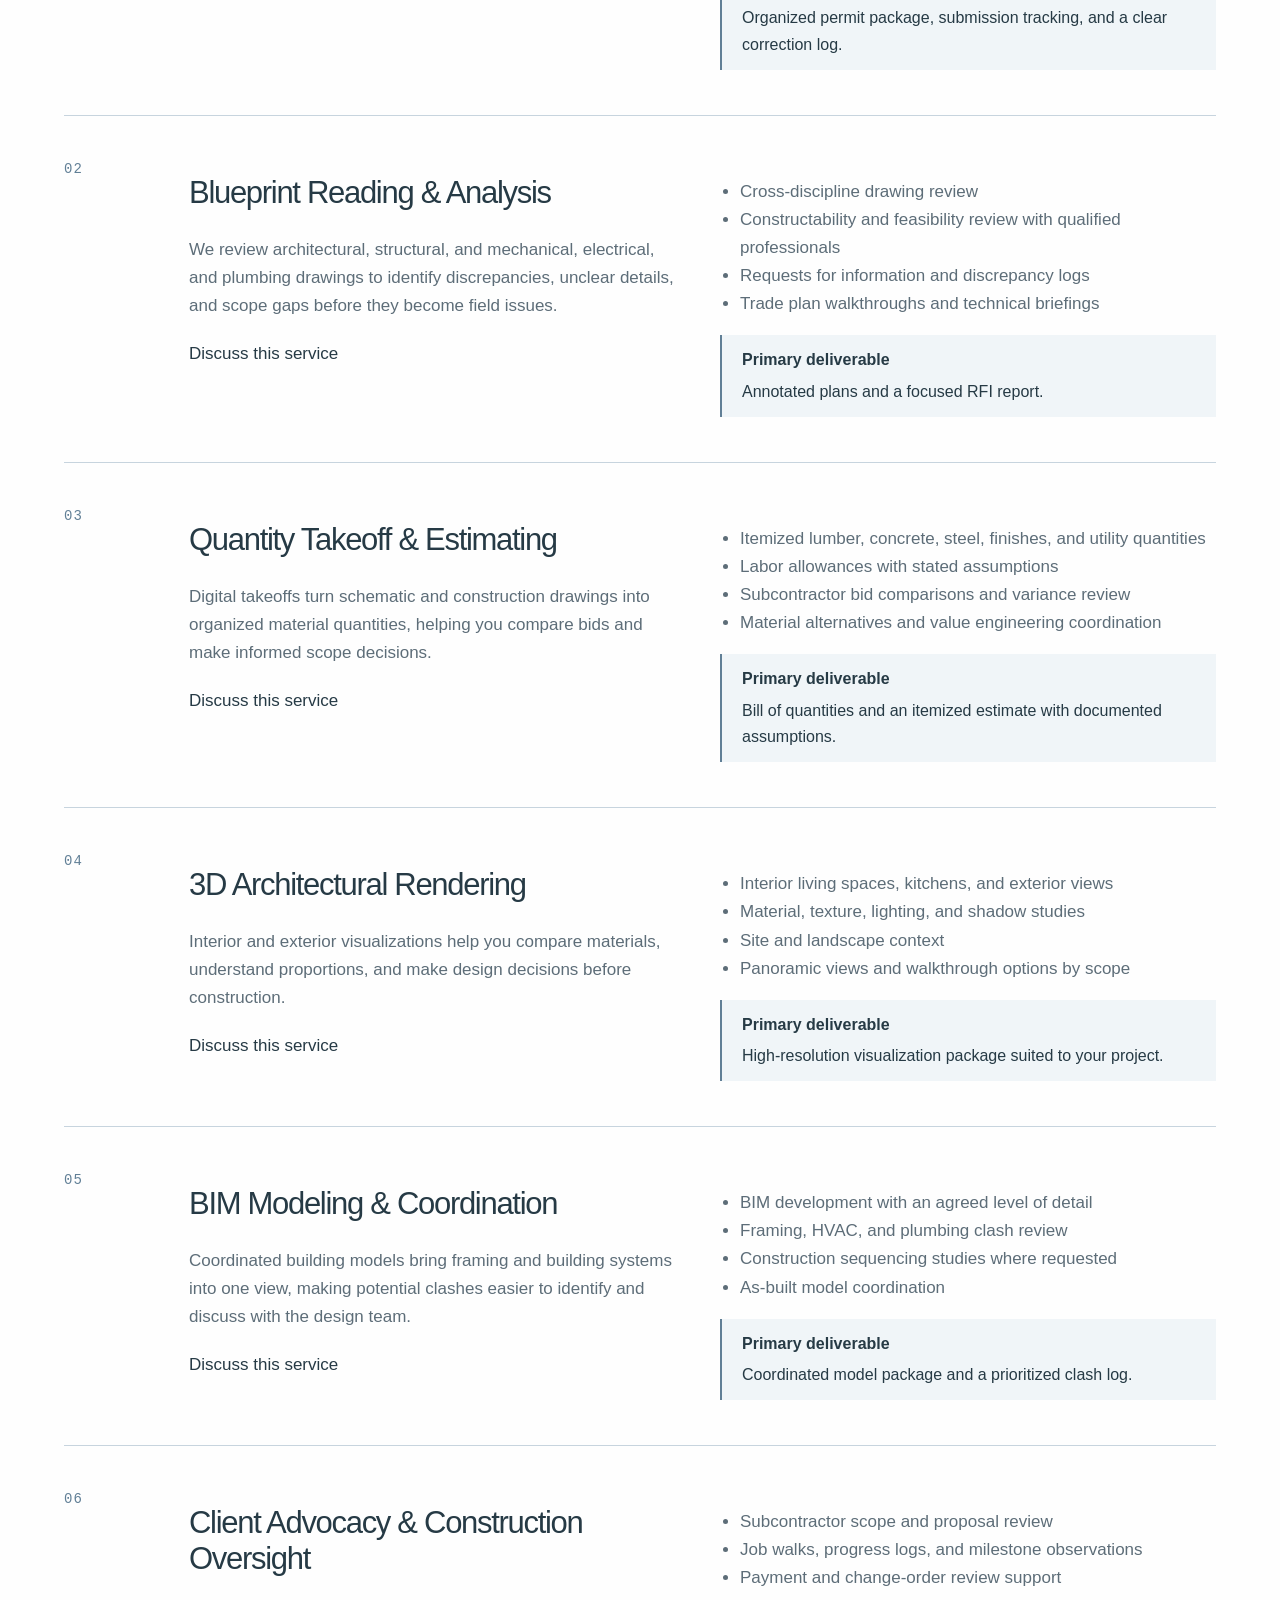
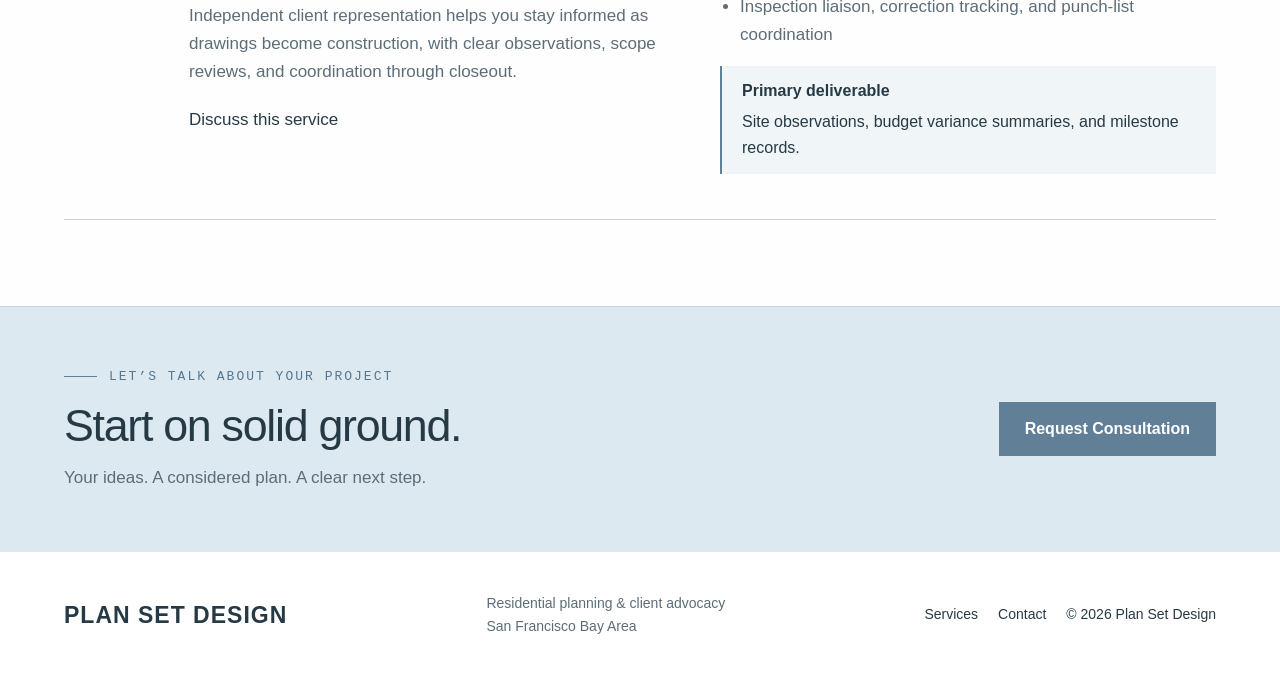
<file: services/index.html>
<!doctype html><html lang="en"><head><meta charset="utf-8"><meta name="viewport" content="width=device-width,initial-scale=1"><title>Services | Plan Set Design</title><meta name="description" content="Residential permit coordination, blueprint analysis, quantity takeoffs, rendering, BIM modeling, and independent client advocacy in the San Francisco Bay Area."><link rel="icon" type="image/svg+xml" href="data:image/svg+xml,%3Csvg xmlns=%27http://www.w3.org/2000/svg%27 viewBox=%270 0 32 32%27%3E%3Crect width=%2732%27 height=%2732%27 fill=%27%23617f96%27/%3E%3Ctext x=%279%27 y=%2724%27 font-family=%27Arial%27 font-size=%2724%27 fill=%27white%27%3EP%3C/text%3E%3C/svg%3E"><link rel="stylesheet" href="/styles.css"><script src="/script.js" defer></script></head><body><header><div class="header-inner"><a class="brand" href="/" aria-label="Plan Set Design home"><span class="brand-mark">P</span><span>PLAN SET DESIGN<small>PLANNING WITH PURPOSE</small></span></a><button class="menu-button" aria-expanded="false" aria-controls="navigation">Menu</button><nav id="navigation"><a href="/" class="">Home</a><a href="/services/" class="active" aria-current="page">Services</a><a href="/process/" class="">Process</a><a href="/portfolio/" class="">Portfolio</a><a href="/about/" class="">About Us</a><a href="/contact/" class="">Contact Us</a></nav><a class="btn header-cta" href="/contact/">Request Consultation</a></div></header><main><section class="page-hero"><div class="container"><div class="eyebrow">01 / Services</div><h1>Technical expertise.<br><em>Connected from the start.</em></h1><p>Integrated pre-construction and client support services, shaped around your project’s needs.</p></div></section><section class="section"><div class="container"><div class="grid"><a class="card" href="/services/#permit-processing"><span class="number">01 / SERVICE</span><h3>Permit Processing</h3><p>Municipal coordination, from first submission to final corrections.</p><span class="link">Explore the service</span></a><a class="card" href="/services/#blueprint-analysis"><span class="number">02 / SERVICE</span><h3>Blueprint Reading & Analysis</h3><p>Understand the drawings before work begins.</p><span class="link">Explore the service</span></a><a class="card" href="/services/#quantity-takeoff"><span class="number">03 / SERVICE</span><h3>Quantity Takeoff & Estimating</h3><p>See the quantities behind the budget.</p><span class="link">Explore the service</span></a><a class="card" href="/services/#3d-rendering"><span class="number">04 / SERVICE</span><h3>3D Architectural Rendering</h3><p>Explore the space before you commit.</p><span class="link">Explore the service</span></a><a class="card" href="/services/#bim-modeling"><span class="number">05 / SERVICE</span><h3>BIM Modeling & Coordination</h3><p>Resolve spatial conflicts on screen.</p><span class="link">Explore the service</span></a><a class="card" href="/services/#client-advocacy"><span class="number">06 / SERVICE</span><h3>Client Advocacy & Construction Oversight</h3><p>Your interests, represented in the field.</p><span class="link">Explore the service</span></a></div></div></section><section class="section"><div class="container"><article class="service-detail" id="permit-processing"><span class="number">01</span><div><h2>Permit Processing</h2><p>Keep your project moving through applications, plan checks, agency follow-ups, and revisions. We coordinate the permit process and bring the right professionals into the conversation.</p><a class="link" href="/contact/?service=permit-processing">Discuss this service</a></div><div><ul><li>Pre-submission review of application requirements</li><li>Building, electrical, plumbing, mechanical, and grading application coordination</li><li>Liaison with planners, plan checkers, and inspectors</li><li>Tracking correction sheets and coordinating revised submissions</li></ul><div class="deliverable"><strong>Primary deliverable</strong>Organized permit package, submission tracking, and a clear correction log.</div></div></article><article class="service-detail" id="blueprint-analysis"><span class="number">02</span><div><h2>Blueprint Reading & Analysis</h2><p>We review architectural, structural, and mechanical, electrical, and plumbing drawings to identify discrepancies, unclear details, and scope gaps before they become field issues.</p><a class="link" href="/contact/?service=blueprint-analysis">Discuss this service</a></div><div><ul><li>Cross-discipline drawing review</li><li>Constructability and feasibility review with qualified professionals</li><li>Requests for information and discrepancy logs</li><li>Trade plan walkthroughs and technical briefings</li></ul><div class="deliverable"><strong>Primary deliverable</strong>Annotated plans and a focused RFI report.</div></div></article><article class="service-detail" id="quantity-takeoff"><span class="number">03</span><div><h2>Quantity Takeoff & Estimating</h2><p>Digital takeoffs turn schematic and construction drawings into organized material quantities, helping you compare bids and make informed scope decisions.</p><a class="link" href="/contact/?service=quantity-takeoff">Discuss this service</a></div><div><ul><li>Itemized lumber, concrete, steel, finishes, and utility quantities</li><li>Labor allowances with stated assumptions</li><li>Subcontractor bid comparisons and variance review</li><li>Material alternatives and value engineering coordination</li></ul><div class="deliverable"><strong>Primary deliverable</strong>Bill of quantities and an itemized estimate with documented assumptions.</div></div></article><article class="service-detail" id="3d-rendering"><span class="number">04</span><div><h2>3D Architectural Rendering</h2><p>Interior and exterior visualizations help you compare materials, understand proportions, and make design decisions before construction.</p><a class="link" href="/contact/?service=3d-rendering">Discuss this service</a></div><div><ul><li>Interior living spaces, kitchens, and exterior views</li><li>Material, texture, lighting, and shadow studies</li><li>Site and landscape context</li><li>Panoramic views and walkthrough options by scope</li></ul><div class="deliverable"><strong>Primary deliverable</strong>High-resolution visualization package suited to your project.</div></div></article><article class="service-detail" id="bim-modeling"><span class="number">05</span><div><h2>BIM Modeling & Coordination</h2><p>Coordinated building models bring framing and building systems into one view, making potential clashes easier to identify and discuss with the design team.</p><a class="link" href="/contact/?service=bim-modeling">Discuss this service</a></div><div><ul><li>BIM development with an agreed level of detail</li><li>Framing, HVAC, and plumbing clash review</li><li>Construction sequencing studies where requested</li><li>As-built model coordination</li></ul><div class="deliverable"><strong>Primary deliverable</strong>Coordinated model package and a prioritized clash log.</div></div></article><article class="service-detail" id="client-advocacy"><span class="number">06</span><div><h2>Client Advocacy & Construction Oversight</h2><p>Independent client representation helps you stay informed as drawings become construction, with clear observations, scope reviews, and coordination through closeout.</p><a class="link" href="/contact/?service=client-advocacy">Discuss this service</a></div><div><ul><li>Subcontractor scope and proposal review</li><li>Job walks, progress logs, and milestone observations</li><li>Payment and change-order review support</li><li>Inspection liaison, correction tracking, and punch-list coordination</li></ul><div class="deliverable"><strong>Primary deliverable</strong>Site observations, budget variance summaries, and milestone records.</div></div></article></div></section><section class="cta"><div class="container"><div><div class="eyebrow">Let’s talk about your project</div><h2>Start on solid ground.</h2><p>Your ideas. A considered plan. A clear next step.</p></div><a class="btn" href="/contact/">Request Consultation</a></div></section></main><footer><div class="container footer-inner"><div class="brand">PLAN SET DESIGN</div><p>Residential planning & client advocacy<br>San Francisco Bay Area</p><div class="footer-links"><a href="/services/">Services</a><a href="/contact/">Contact</a><span>© 2026 Plan Set Design</span></div></div></footer></body></html>
</file>
<file: styles.css>
:root{--ink:#263a45;--blue:#617f96;--light:#e9f0f4;--line:#c7d4de;--muted:#5d6d78}*{box-sizing:border-box}html{scroll-behavior:smooth}body{margin:0;background:#f8fafb;color:var(--ink);font:17px/1.65 Arial,Helvetica,sans-serif}body:before{content:'';position:fixed;inset:0;background:url('/blueprint.png') center/cover;opacity:.3;z-index:-1;pointer-events:none}a{color:inherit;text-decoration:none}button,input,select,textarea{font:inherit}button,a,input,select,textarea{outline-offset:5px}header{background:rgba(255,255,255,.94);border-bottom:1px solid var(--line);position:sticky;top:0;z-index:10}.header-inner{max-width:1440px;margin:auto;padding:23px 4.5%;display:flex;align-items:center;gap:36px}.brand{display:flex;align-items:center;gap:12px;line-height:1.08;font-size:23px;font-weight:750;letter-spacing:1px}.brand-mark{width:44px;height:44px;border:2px solid var(--blue);display:grid;place-items:center;font-size:21px;color:var(--blue)}.brand small{font-size:12px;display:block;letter-spacing:3px;margin-top:7px;font-weight:400}nav{margin-left:auto;display:flex;align-items:center;gap:30px}nav a{font-size:16px}nav a.active{color:var(--blue);box-shadow:0 2px var(--blue)}.btn{display:inline-flex;align-items:center;justify-content:center;min-height:50px;padding:13px 25px;background:var(--blue);color:white;border:1px solid var(--blue);cursor:pointer;font-weight:600;font-size:16px;transition:.2s}.btn:hover{background:#496a83}.btn.secondary{background:rgba(255,255,255,.85);color:var(--ink);border-color:var(--line)}.menu-button{display:none;background:transparent;border:1px solid var(--line);padding:8px 12px}.container{max-width:1320px;margin:auto;padding:0 5%}.hero{min-height:640px;display:flex;align-items:center;position:relative;border-bottom:1px solid var(--line);overflow:hidden}.hero:before{content:'';position:absolute;inset:0;background:linear-gradient(90deg,rgba(255,255,255,.96),rgba(255,255,255,.8) 43%,rgba(255,255,255,.06));z-index:-1}.hero .container{width:100%}.eyebrow{font:13px/1.5 monospace;letter-spacing:2px;text-transform:uppercase;color:#57778f;display:flex;gap:12px;align-items:center}.eyebrow:before{content:'';width:33px;height:1px;background:var(--blue)}h1{font-size:clamp(44px,5.9vw,78px);line-height:1.04;font-weight:500;letter-spacing:-3px;max-width:830px;margin:25px 0}h1 em{font-family:Georgia,serif;font-weight:400;color:var(--blue)}h2{font-size:clamp(30px,3.5vw,46px);line-height:1.15;font-weight:500;letter-spacing:-1.3px;margin:14px 0 25px}h3{font-size:23px;line-height:1.25;margin:17px 0 12px;font-weight:500}p{margin:0 0 20px;color:var(--muted)}.hero p{max-width:590px;font-size:20px;line-height:1.6}.actions{display:flex;gap:14px;flex-wrap:wrap;margin:32px 0}.hero-note{font:13px monospace;color:var(--muted);margin-top:44px;letter-spacing:1px}.section{padding:86px 0;border-bottom:1px solid var(--line);background:rgba(255,255,255,.77)}.section.tint{background:rgba(229,237,243,.84)}.section-head{display:flex;justify-content:space-between;align-items:end;gap:35px;margin-bottom:30px}.section-head h2{max-width:720px;margin-bottom:0}.section-head p{max-width:360px;margin:0}.grid{display:grid;grid-template-columns:repeat(3,1fr);gap:24px}.card{padding:30px;background:rgba(255,255,255,.84);border:1px solid var(--line);position:relative;transition:.2s}.card:hover{border-color:var(--blue);transform:translateY(-3px)}.number{font:14px monospace;color:var(--blue);letter-spacing:1px}.card p{font-size:16px}.card .link{font-size:14px;text-decoration:underline;text-underline-offset:5px;color:var(--blue)}.pillars{display:grid;grid-template-columns:repeat(3,1fr);gap:50px;margin-top:40px}.pillar{border-top:1px solid var(--blue);padding-top:22px}.steps{display:grid;grid-template-columns:repeat(4,1fr);gap:26px;margin-top:45px}.step{border-top:1px solid var(--blue);padding-top:22px}.step h3{font-size:21px}.step p{font-size:16px}.split{display:grid;grid-template-columns:1fr 1fr;gap:70px;align-items:start}.drawing{min-height:390px;background:rgba(255,255,255,.45) url('/blueprint.png') right center/cover;border:1px solid var(--line);position:relative}.drawing-label{position:absolute;bottom:15px;left:20px;font:12px monospace;letter-spacing:1px;background:rgba(255,255,255,.9);padding:8px 12px}.page-hero{padding:80px 0 60px;border-bottom:1px solid var(--line);background:rgba(255,255,255,.72)}.page-hero h1{font-size:clamp(42px,5vw,65px);max-width:960px}.page-hero p{max-width:680px;font-size:20px}.service-detail{scroll-margin-top:110px;display:grid;grid-template-columns:90px 1fr 1fr;gap:35px;border-bottom:1px solid var(--line);padding:45px 0}.service-detail h2{font-size:31px}.service-detail ul{padding-left:20px;color:var(--muted)}.deliverable{border-left:2px solid var(--blue);padding:12px 20px;background:rgba(233,240,244,.65);font-size:16px}.deliverable strong{display:block;color:var(--ink);margin-bottom:5px}.process-row{display:grid;grid-template-columns:90px 1.1fr 1fr;gap:35px;padding:38px 0;border-top:1px solid var(--line)}.process-row ul{padding-left:20px;color:var(--muted)}.process-row h2{font-size:30px}.portfolio-grid{display:grid;grid-template-columns:1fr 1fr;gap:30px}.portfolio-card{border:1px solid var(--line);background:white}.portfolio-card .drawing{min-height:330px;border:0}.portfolio-card:nth-child(2) .drawing{background-position:left bottom}.portfolio-copy{padding:30px}.tag{font:12px monospace;letter-spacing:1px;padding:5px 9px;background:var(--light);color:#4b6b82;display:inline-block}.values{display:flex;flex-direction:column;gap:18px}.values article{border-top:1px solid var(--line);padding-top:10px}.cta{padding:60px 0;background:rgba(217,230,239,.88)}.cta .container{display:flex;justify-content:space-between;align-items:center;gap:30px}.cta h2{margin-bottom:12px}.cta p{margin:0}.form-card{background:rgba(255,255,255,.96);padding:35px;border:1px solid var(--line)}.form-grid{display:grid;grid-template-columns:1fr 1fr;gap:20px}.field{display:flex;flex-direction:column;gap:7px}.field.full{grid-column:1/-1}label{font-size:14px;font-weight:600}input,textarea,select{width:100%;padding:12px;border:1px solid var(--line);color:var(--ink);background:#fafcfd;border-radius:0}textarea{resize:vertical;min-height:125px}.form-note{font-size:14px;margin:20px 0}#form-result{padding:20px;background:var(--light);margin-top:20px}footer{padding:40px 0;background:rgba(255,255,255,.94)}.footer-inner{display:flex;justify-content:space-between;gap:25px;align-items:center}footer p{font-size:14px;margin:0}.footer-links{display:flex;gap:20px;font-size:14px}.mobile-only{display:none}.scroll-table{overflow:auto}table{border-collapse:collapse;width:100%;background:rgba(255,255,255,.9);font-size:16px}td,th{padding:18px;border-bottom:1px solid var(--line);text-align:left}th{background:var(--light)}@media(max-width:1050px){.header-inner{gap:20px}.brand{font-size:19px}nav{gap:18px}.header-cta{display:none}.hero{min-height:590px}.grid{grid-template-columns:repeat(2,1fr)}.steps{grid-template-columns:repeat(2,1fr)}}@media(max-width:720px){.header-inner{padding:17px 5%;justify-content:space-between}.brand{font-size:20px}.brand small{font-size:10px}.brand-mark{width:38px;height:38px}.menu-button{display:block}nav{display:none;position:absolute;top:80px;left:0;right:0;background:white;padding:24px;flex-direction:column;align-items:start;border-bottom:1px solid var(--line)}nav.open{display:flex}.hero{min-height:610px}.hero:before{background:rgba(255,255,255,.74)}h1{letter-spacing:-1.8px;font-size:49px}.hero p{font-size:18px}.hero-note{font-size:12px;max-width:290px}.section{padding:58px 0}.section-head,.cta .container,.footer-inner{display:block}.section-head p{margin-top:22px}.grid,.pillars,.split,.portfolio-grid{grid-template-columns:1fr;gap:25px}.steps{gap:24px}.step h3{font-size:19px}.service-detail,.process-row{grid-template-columns:1fr;gap:8px}.page-hero{padding:55px 0 35px}.page-hero h1{font-size:43px}.page-hero p{font-size:18px}.form-card{padding:22px}.form-grid{grid-template-columns:1fr}.field.full{grid-column:auto}.cta .btn{margin-top:24px}.footer-links{margin-top:25px;flex-wrap:wrap}.drawing{min-height:290px}.card{padding:25px}.steps{grid-template-columns:1fr 1fr}}
</file>
